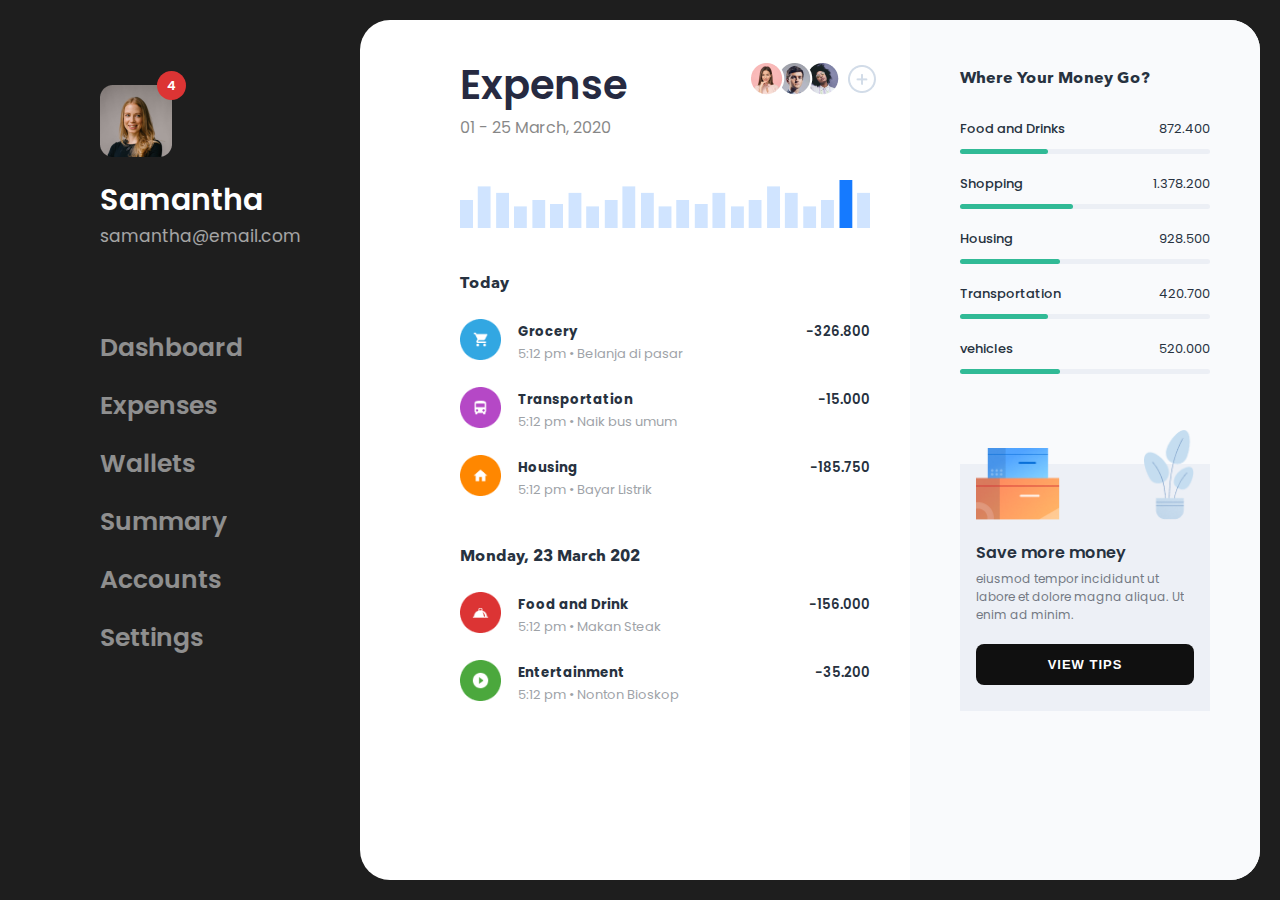
<file: Dashboard/index.html>
<!DOCTYPE html>
<html lang="en">
    <head>
        <meta charset="UTF-8" />
        <meta name="viewport" content="width=device-width, initial-scale=1.0" />
        <!-- Font CDN -->
        <link rel="preconnect" href="https://fonts.googleapis.com" />
        <link rel="preconnect" href="https://fonts.gstatic.com" crossorigin />
        <link
            href="https://fonts.googleapis.com/css2?family=Poppins:ital,wght@0,100;0,200;0,300;0,400;0,500;0,600;0,700;0,800;0,900;1,100;1,200;1,300;1,400;1,500;1,600;1,700;1,800;1,900&display=swap"
            rel="stylesheet"
        />

        <!-- custom stylesheet -->
        <link rel="stylesheet" href="./assets/css/main.css" />
        <link rel="stylesheet" href="./assets/css/style.css" />
        <title>Dashboard</title>
    </head>
    <body>
        <section class="main-wrapper">
            <!-- Sidebar Start-->
            <aside class="sidebar-wrapper">
                <div class="sidebar-container">
                    <div class="avatar-row">
                        <div class="avatar-card">
                            <img
                                src="./assets/media/Profile.png"
                                alt="avatar"
                            />
                            <span class="notify">4</span>
                        </div>
                        <div class="avatar-info">
                            <h2 class="username">Samantha</h2>
                            <p class="user-email">samantha@email.com</p>
                        </div>
                    </div>
                    <div class="navbar-row">
                        <ul class="sidebar-menu">
                            <li><a href="#" class="menu-link">Dashboard</a></li>
                            <li><a href="#" class="menu-link">Expenses</a></li>
                            <li><a href="#" class="menu-link">Wallets</a></li>
                            <li><a href="#" class="menu-link">Summary</a></li>
                            <li><a href="#" class="menu-link">Accounts</a></li>
                            <li><a href="#" class="menu-link">Settings</a></li>
                        </ul>
                    </div>
                </div>
            </aside>
            <!-- Content Start-->
            <div class="content-sec-wrapper">
                <div class="content-container">
                    <div class="content-left-col">
                        <!-- top row -->
                        <div class="top-row">
                            <div class="left-col">
                                <h3 class="title">expense</h3>
                                <p class="date">01 - 25 March, 2020</p>
                            </div>
                            <div class="right-col">
                                <img src="./assets/media/Users.png" alt="" />
                            </div>
                        </div>

                        <!-- chart row -->
                        <div class="chart-row">
                            <img src="./assets/media/Stats.png" alt="" />
                        </div>

                        <!-- today info row -->
                        <div class="today-row">
                            <h5 class="today-title">today</h5>
                            <!-- item01 -->
                            <div class="card">
                                <div class="left">
                                    <img
                                        src="./assets/media/icon1.png"
                                        alt=""
                                    />
                                </div>
                                <div class="right">
                                    <div class="top">
                                        <h5 class="name">Grocery</h5>
                                        <h5 class="value">-326.800</h5>
                                    </div>
                                    <p class="info">
                                        5:12 pm • Belanja di pasar
                                    </p>
                                </div>
                            </div>
                            <!-- item02 -->
                            <div class="card">
                                <div class="left">
                                    <img
                                        src="./assets/media/icon2.png"
                                        alt=""
                                    />
                                </div>
                                <div class="right">
                                    <div class="top">
                                        <h5 class="name">Transportation</h5>
                                        <h5 class="value">-15.000</h5>
                                    </div>
                                    <p class="info">5:12 pm • Naik bus umum</p>
                                </div>
                            </div>
                            <!-- item03 -->
                            <div class="card">
                                <div class="left">
                                    <img
                                        src="./assets/media/icon3.png"
                                        alt=""
                                    />
                                </div>
                                <div class="right">
                                    <div class="top">
                                        <h5 class="name">Housing</h5>
                                        <h5 class="value">-185.750</h5>
                                    </div>
                                    <p class="info">5:12 pm • Bayar Listrik</p>
                                </div>
                            </div>
                        </div>

                        <!-- Specific date row -->
                        <div class="today-row specific-date-row">
                            <h5 class="today-title">Monday, 23 March 202</h5>
                            <!-- item01 -->
                            <div class="card">
                                <div class="left">
                                    <img
                                        src="./assets/media/icon4.png"
                                        alt=""
                                    />
                                </div>
                                <div class="right">
                                    <div class="top">
                                        <h5 class="name">Food and Drink</h5>
                                        <h5 class="value">-156.000</h5>
                                    </div>
                                    <p class="info">5:12 pm • Makan Steak</p>
                                </div>
                            </div>
                            <!-- item02 -->
                            <div class="card">
                                <div class="left">
                                    <img
                                        src="./assets/media/icon5.png"
                                        alt=""
                                    />
                                </div>
                                <div class="right">
                                    <div class="top">
                                        <h5 class="name">Entertainment</h5>
                                        <h5 class="value">-35.200</h5>
                                    </div>
                                    <p class="info">5:12 pm • Nonton Bioskop</p>
                                </div>
                            </div>
                        </div>
                    </div>
                    <div class="content-right-col">
                        <!-- expense row -->
                        <div class="expense-row">
                            <h6 class="expense-title">Where your money go?</h6>
                            <!-- item-1 -->
                            <div class="expense-card">
                                <div class="top-row">
                                    <h6 class="name">Food and Drinks</h6>
                                    <h6 class="value">872.400</h6>
                                </div>
                                <div class="progress per-35"></div>
                            </div>
                            <!-- item-2 -->
                            <div class="expense-card">
                                <div class="top-row">
                                    <h6 class="name">Shopping</h6>
                                    <h6 class="value">1.378.200</h6>
                                </div>
                                <div class="progress per-45"></div>
                            </div>
                            <!-- item-3 -->
                            <div class="expense-card">
                                <div class="top-row">
                                    <h6 class="name">Housing</h6>
                                    <h6 class="value">928.500</h6>
                                </div>
                                <div class="progress per-40"></div>
                            </div>
                            <!-- item-4 -->
                            <div class="expense-card">
                                <div class="top-row">
                                    <h6 class="name">Transportation</h6>
                                    <h6 class="value">420.700</h6>
                                </div>
                                <div class="progress per-35"></div>
                            </div>
                            <!-- item-5 -->
                            <div class="expense-card">
                                <div class="top-row">
                                    <h6 class="name">vehicles</h6>
                                    <h6 class="value">520.000</h6>
                                </div>
                                <div class="progress per-40"></div>
                            </div>
                        </div>

                        <!-- saving card -->
                        <div class="saving-card">
                            <div class="img-row">
                                <img
                                    src="./assets/media/Illustrationbox.png"
                                    alt=""
                                    class="box"
                                />
                                <img
                                    src="./assets/media/Illustrationtree.png"
                                    alt=""
                                    class="floating"
                                />
                            </div>
                            <h5 class="title">Save more money</h5>
                            <p class="des">
                                eiusmod tempor incididunt ut labore et dolore
                                magna aliqua. Ut enim ad minim.
                            </p>
                            <button class="btn">view tips</button>
                            <!-- <img
                                src="./assets/media/Illustrationtree.png"
                                alt=""
                                class="floating"
                            /> -->
                        </div>
                    </div>
                </div>
            </div>
        </section>
    </body>
</html>
</file>
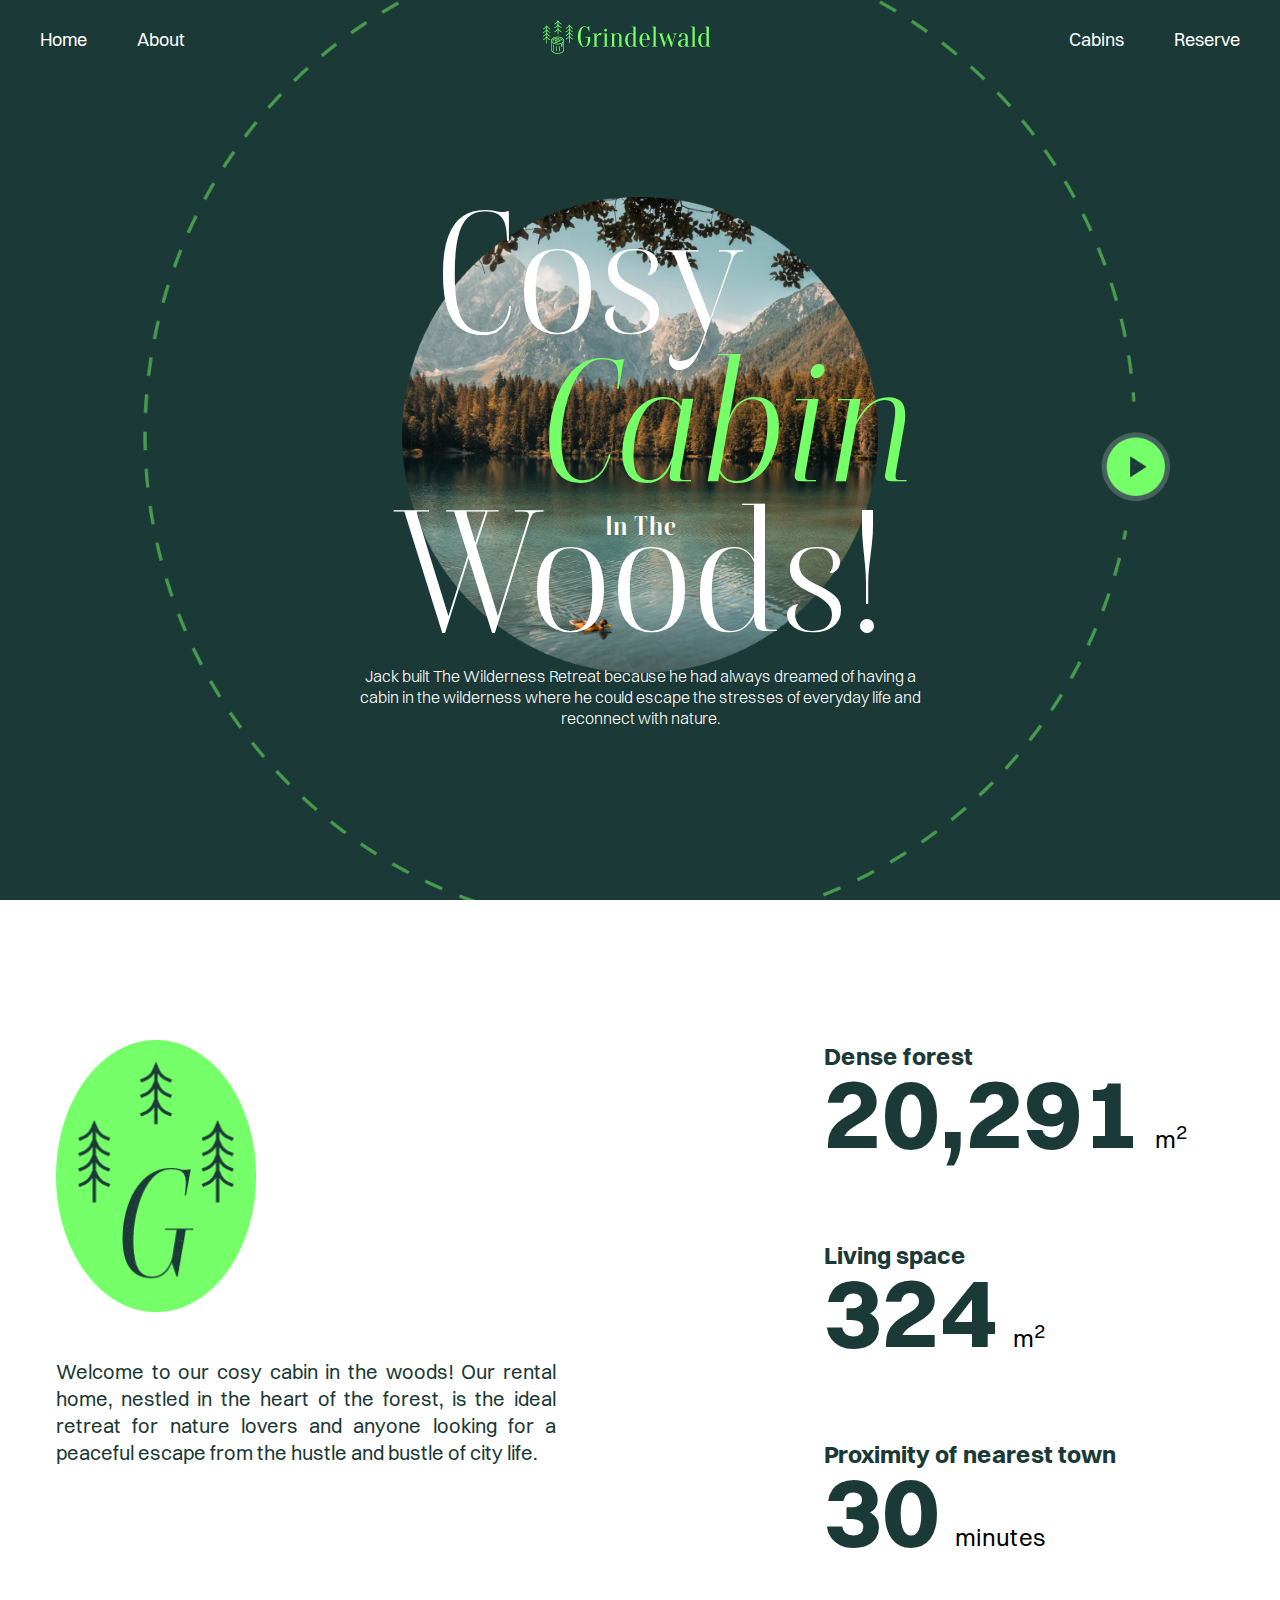
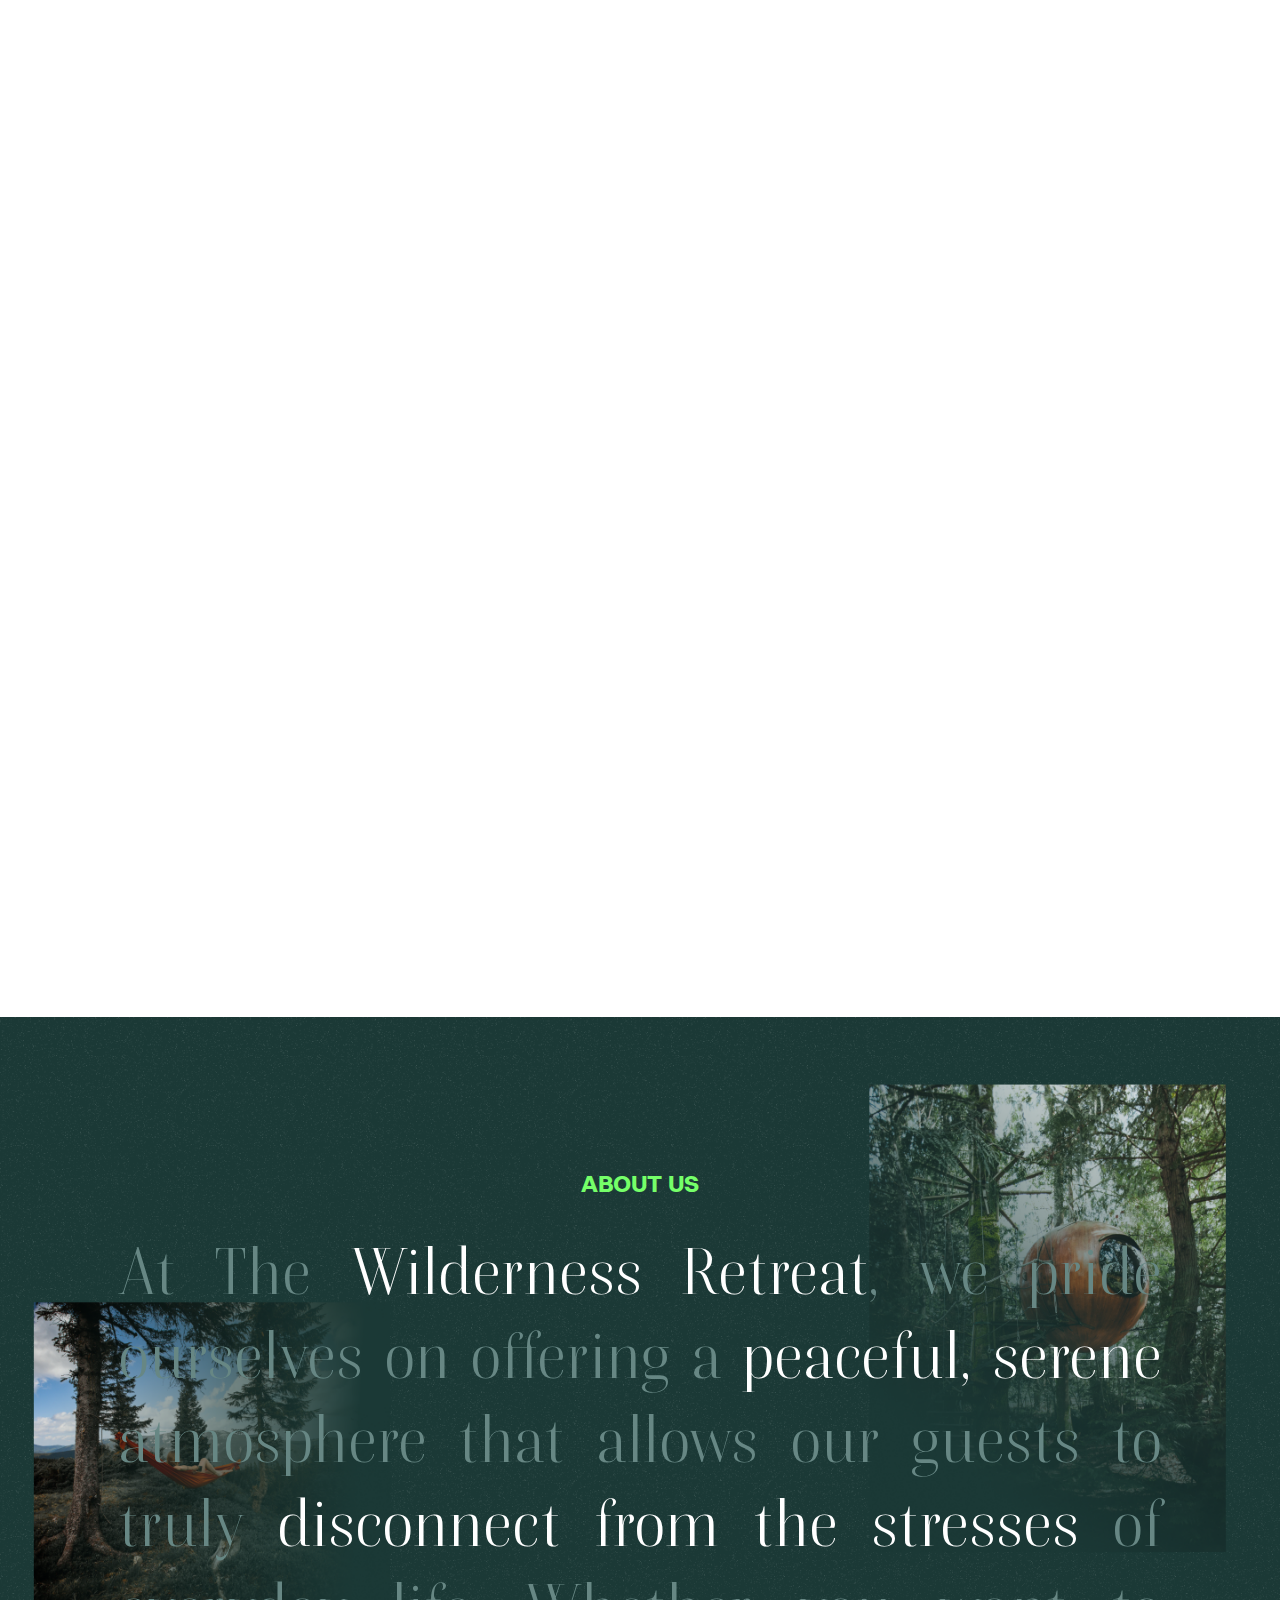
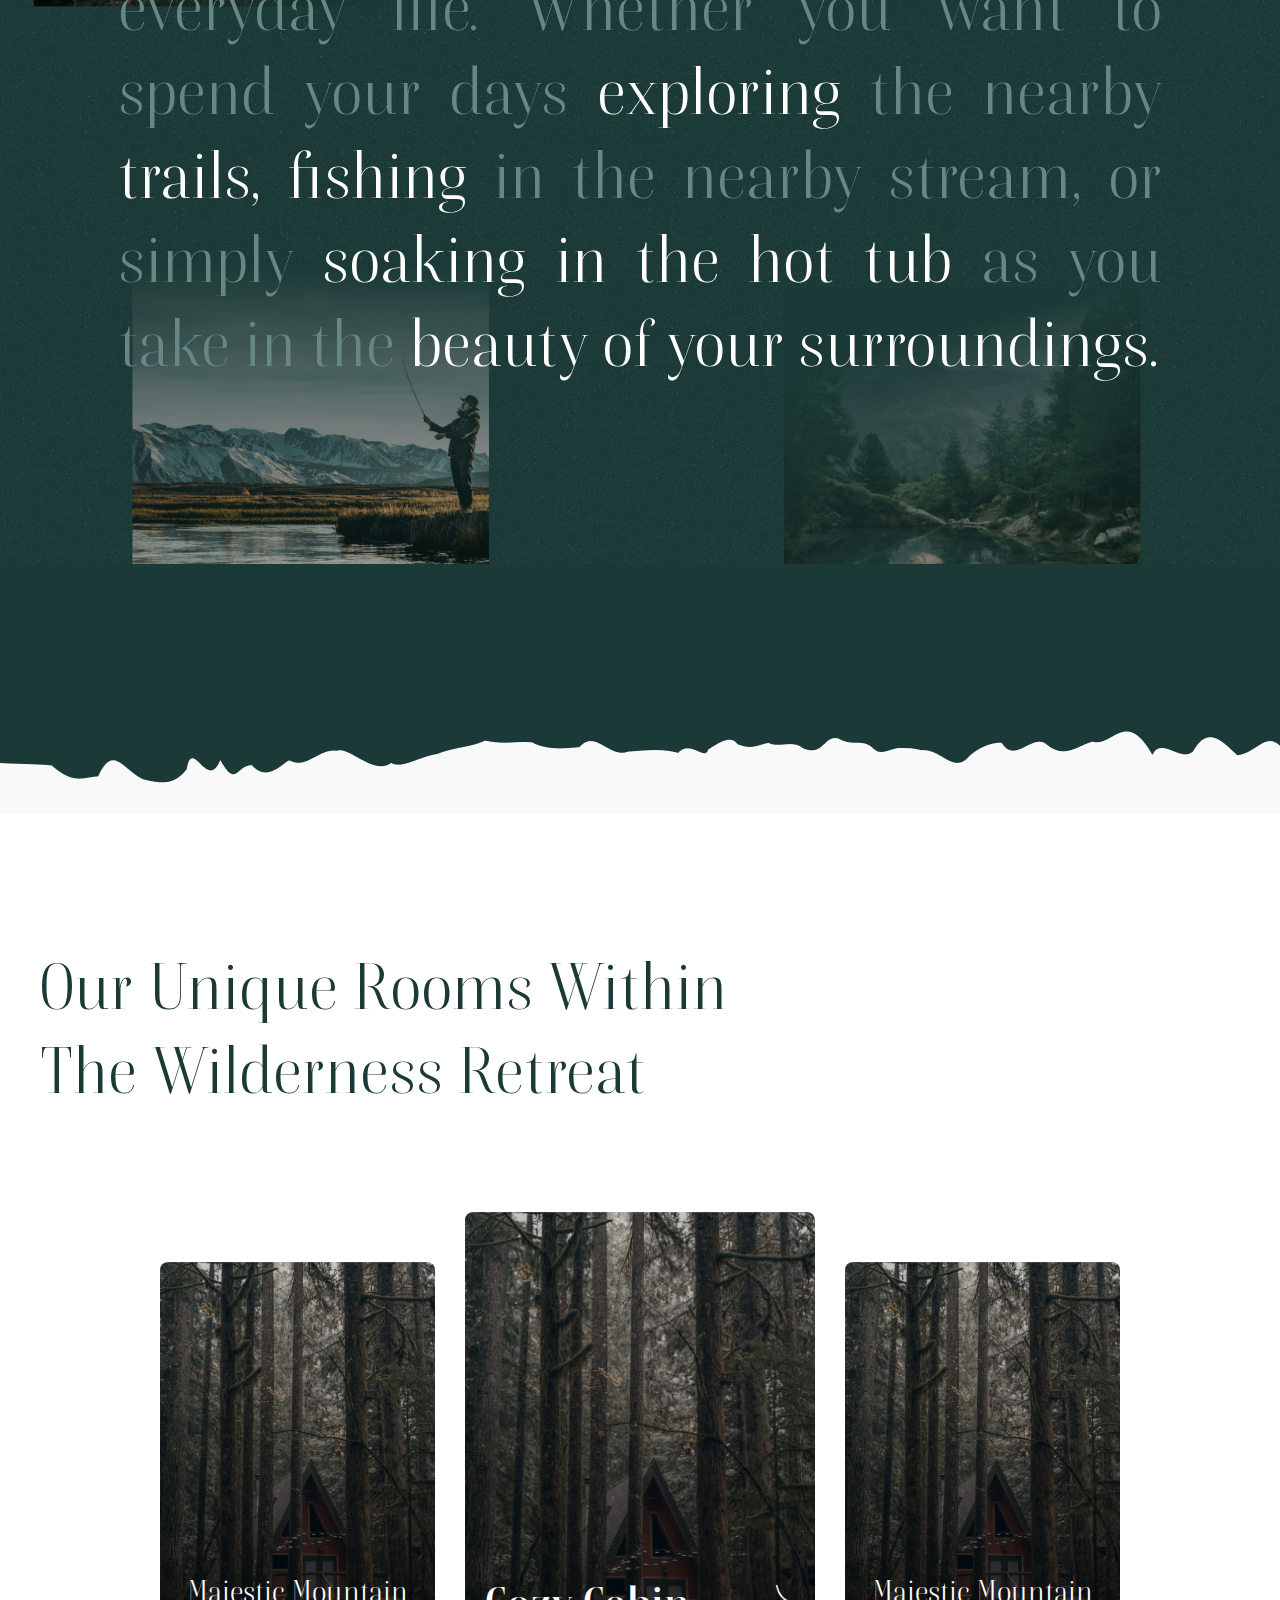
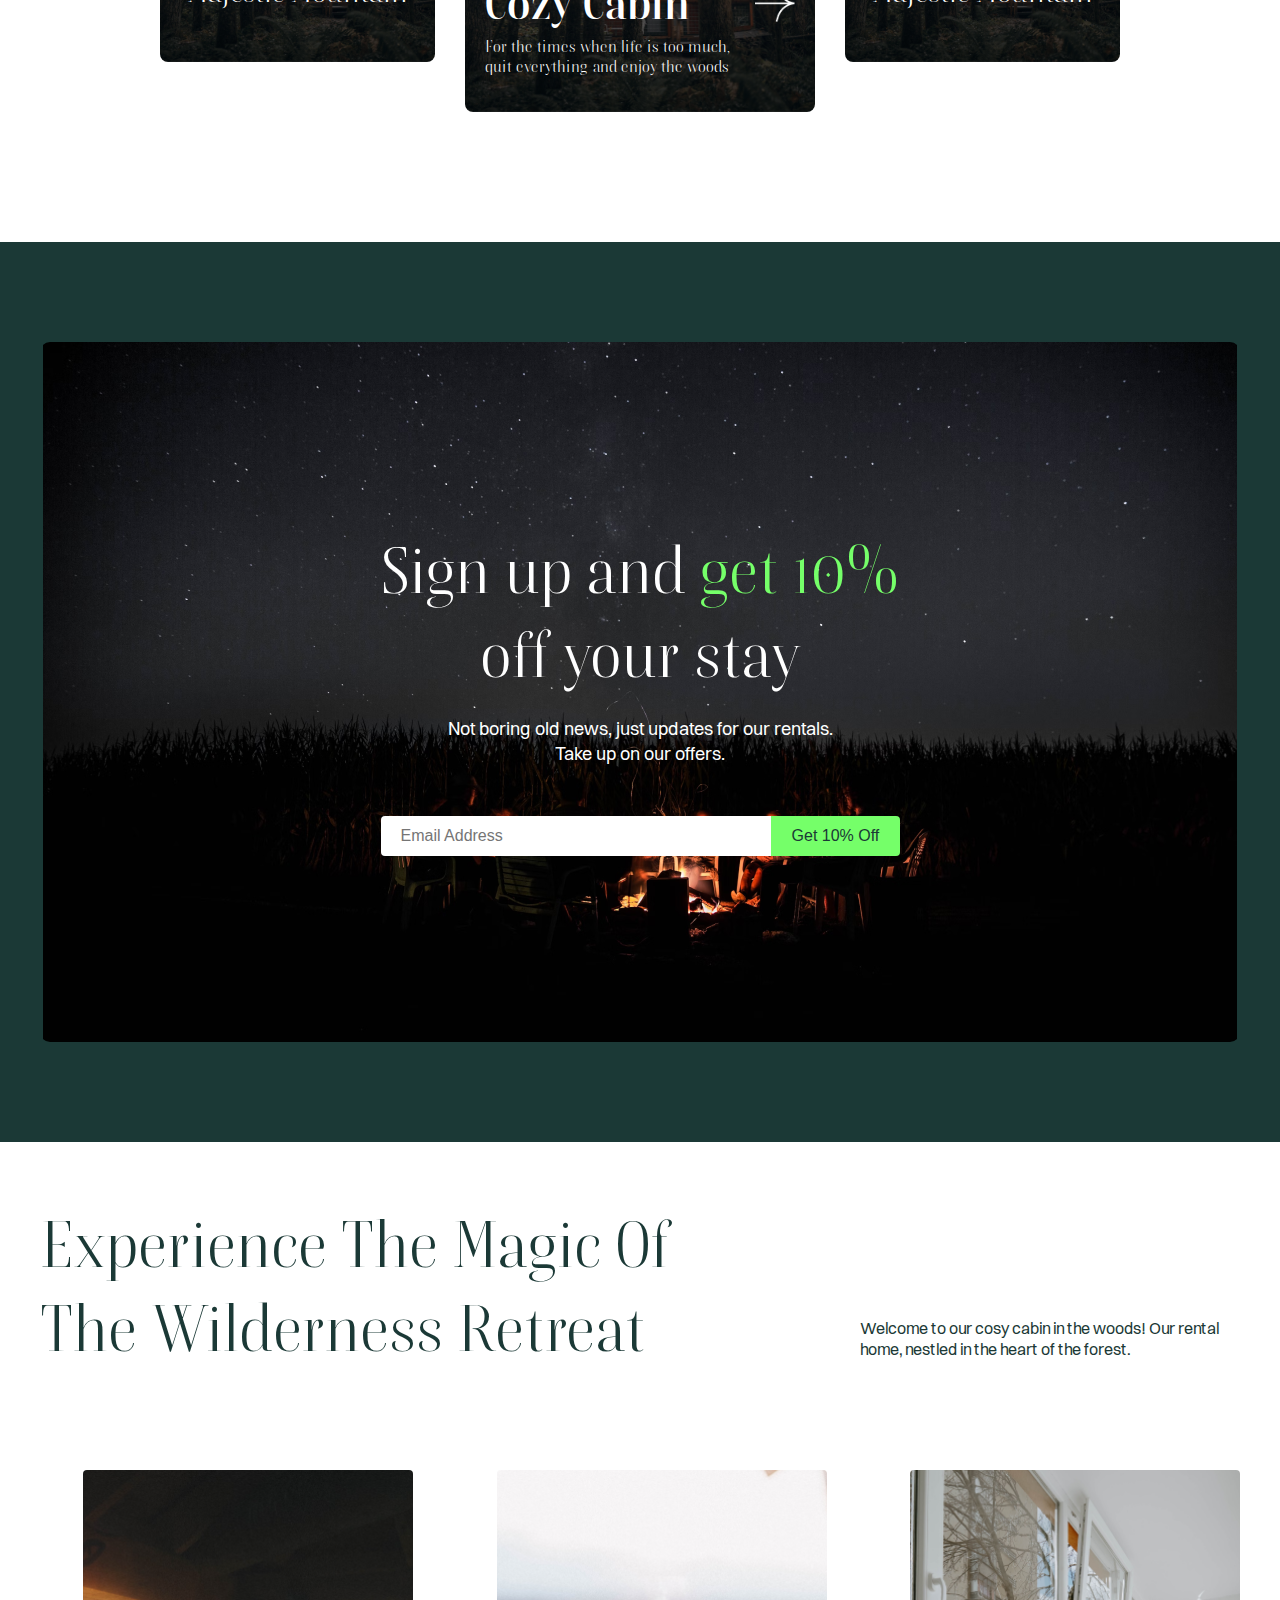
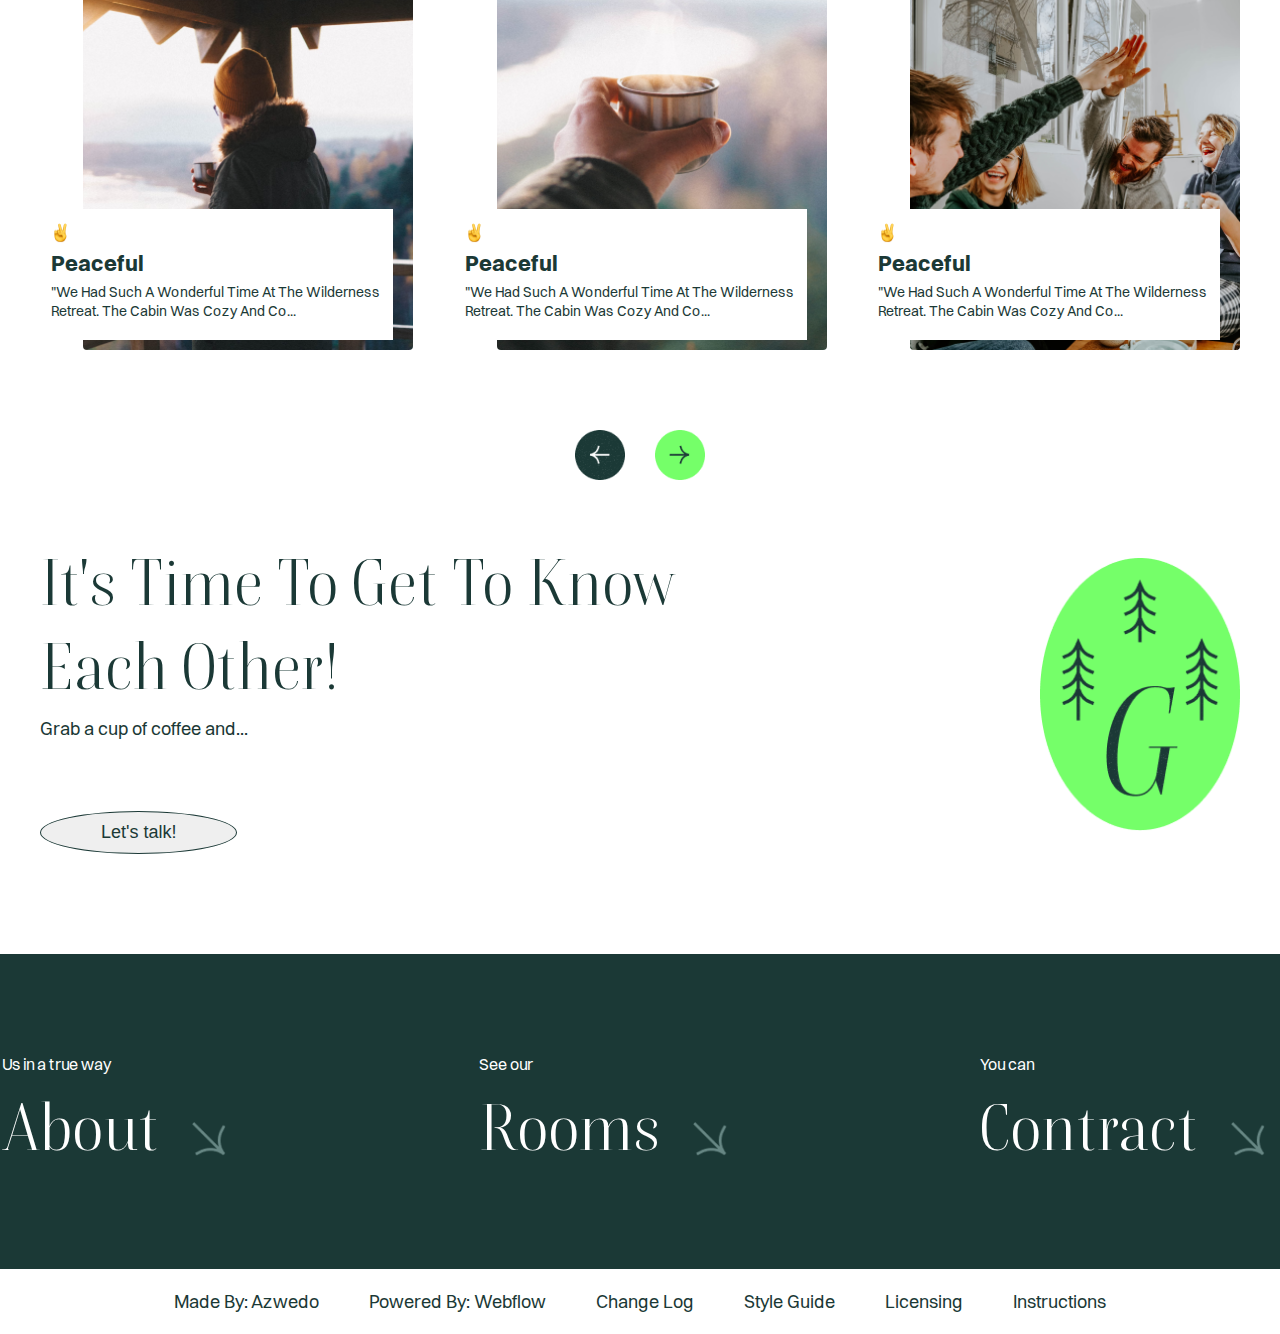
<file: LandingPage/index.html>
<!DOCTYPE html>
<html lang="en">
    <head>
        <meta charset="UTF-8" />
        <meta name="viewport" content="width=device-width, initial-scale=1.0" />
        <title>Document</title>

        <!-- Stylesheet -->
        <link rel="stylesheet" href="./assets/css/main.css" />
        <link rel="stylesheet" href="./assets/css/style.css" />
    </head>
    <body>
        <!-- 01. Header/Navbar start -->
        <div class="navbar flex-c-c">
            <nav class="navbar-container sec-container">
                <div class="nav-left">
                    <ul class="nav-menu">
                        <li><a href="" class="nav-link">home</a></li>
                        <li><a href="" class="nav-link">about</a></li>
                    </ul>
                </div>
                <div class="nav-center">
                    <a href="#" class="nav-brand">
                        <img src="./assets/media/Logo.png" alt="brand" />
                    </a>
                </div>
                <div class="nav-right">
                    <ul class="nav-menu">
                        <li><a href="" class="nav-link">cabins</a></li>
                        <li><a href="" class="nav-link">reserve</a></li>
                    </ul>
                </div>
            </nav>
        </div>

        <!-- 02. Hero Start -->
        <section class="hero">
            <div class="hero-container flex-c-c">
                <div class="hero-content">
                    <h3 class="hero-title first">Cosy</h3>
                    <h3 class="hero-title second">Cabin</h3>
                    <h3 class="hero-title third">In The</h3>
                    <h3 class="hero-title fourth">Woods!</h3>
                    <p class="des">
                        Jack built The Wilderness Retreat because he had always
                        dreamed of having a cabin in the wilderness where he
                        could escape the stresses of everyday life and reconnect
                        with nature.
                    </p>
                </div>
            </div>
        </section>

        <!-- 03. Information Start -->
        <section class="info-wrapper">
            <div class="info-container sec-container">
                <div class="info-left">
                    <img src="./assets/media/brand.png" alt="brand" />
                    <p class="des switzer-text">
                        Welcome to our cosy cabin in the woods! Our rental home,
                        nestled in the heart of the forest, is the ideal retreat
                        for nature lovers and anyone looking for a peaceful
                        escape from the hustle and bustle of city life.
                    </p>
                </div>
                <div class="info-right">
                    <div class="info-card">
                        <h5 class="title">Dense forest</h5>
                        <div class="value">
                            <span class="fancy">20,291</span>
                            m<sup>2</sup>
                        </div>
                    </div>
                    <div class="info-card">
                        <h5 class="title">Living space</h5>
                        <div class="value">
                            <span class="fancy">324</span>
                            m<sup>2</sup>
                        </div>
                    </div>
                    <div class="info-card">
                        <h5 class="title">Proximity of nearest town</h5>
                        <div class="value">
                            <span class="fancy">30</span>
                            minutes
                        </div>
                    </div>
                </div>
            </div>
        </section>

        <!-- 04.Placeholder -->
        <section class="place-holder"></section>

        <!-- 05. About us Start -->
        <section class="about-wrapper flex-c-c">
            <div class="about-container">
                <h3 class="sec-title">about us</h3>
                <p class="content boska-text">
                    At The <span class="fancy">Wilderness Retreat</span>, we
                    pride ourselves on offering a
                    <span class="fancy">peaceful, serene</span> atmosphere that
                    allows our guests to truly
                    <span class="fancy">disconnect from the stresses</span> of
                    everyday life. Whether you want to spend your days
                    <span class="fancy">exploring</span>
                    the nearby <span class="fancy">trails, fishing</span> in the
                    nearby stream, or simply
                    <span class="fancy">soaking in the hot tub</span> as you
                    take in the
                    <span class="fancy">beauty of your surroundings.</span>
                </p>
            </div>
        </section>

        <!-- 06. Divider -->
        <div class="sec-divider">
            <div class="shape"></div>
        </div>

        <!-- 07. Room Start -->
        <section class="room-wrapper">
            <h3 class="sec-title boska-text sec-container">
                Our unique rooms within <br />
                the wilderness retreat
            </h3>
            <div class="slider-container flex-c-c">
                <div class="slider-card first">
                    <h4 class="title">majestic mountain</h4>
                    <div class="overlay">
                        <div class="overlay-content">
                            <div class="left">
                                <h4 class="title">Cozy Cabin</h4>
                                <p class="des">
                                    For the times when life is too much, quit
                                    everything and enjoy the woods
                                </p>
                            </div>
                            <div class="right">
                                <a href="#"
                                    ><img
                                        src="./assets/media/arrow.png"
                                        alt="arrow"
                                /></a>
                            </div>
                        </div>
                    </div>
                </div>
                <div class="slider-card first active">
                    <h4 class="title">majestic mountain</h4>
                    <div class="overlay">
                        <div class="overlay-content">
                            <div class="left">
                                <h4 class="title">Cozy Cabin</h4>
                                <p class="des">
                                    For the times when life is too much, quit
                                    everything and enjoy the woods
                                </p>
                            </div>
                            <div class="right">
                                <a href="#"
                                    ><img
                                        src="./assets/media/arrow.png"
                                        alt="arrow"
                                /></a>
                            </div>
                        </div>
                    </div>
                </div>
                <div class="slider-card first">
                    <h4 class="title">majestic mountain</h4>
                    <div class="overlay">
                        <div class="overlay-content">
                            <div class="left">
                                <h4 class="title">Cozy Cabin</h4>
                                <p class="des">
                                    For the times when life is too much, quit
                                    everything and enjoy the woods
                                </p>
                            </div>
                            <div class="right">
                                <a href="#"
                                    ><img
                                        src="./assets/media/arrow.png"
                                        alt="arrow"
                                /></a>
                            </div>
                        </div>
                    </div>
                </div>
            </div>
        </section>

        <!-- 08. CTA start -->
        <section class="cta-wrapper flex-c-c">
            <div class="cta-container sec-container flex-c-c">
                <div class="cta-content">
                    <h3 class="sec-title boska-text">
                        Sign up and <span class="fancy">get 10% </span><br />off
                        your stay
                    </h3>
                    <p class="des switzer-text">
                        Not boring old news, just updates for our rentals.
                        <br />
                        Take up on our offers.
                    </p>
                    <form class="cta-form flex-c-c">
                        <input
                            type="text"
                            class="cta-input"
                            placeholder="Email Address"
                        />
                        <button class="cta-btn">Get 10% Off</button>
                    </form>
                </div>
            </div>
        </section>

        <!-- 09. Testimonial Start -->
        <section class="testimonial-wrapper flex-c-c">
            <div class="testimonial-container sec-container">
                <div class="sec-row">
                    <h4 class="sec-title boska-text">
                        Experience the Magic of <br />
                        The Wilderness Retreat
                    </h4>
                    <p class="des switzer-text">
                        Welcome to our cosy cabin in the woods! Our rental home,
                        nestled in the heart of the forest.
                    </p>
                </div>

                <!-- card row -->
                <div class="testimonial-card-row">
                    <div class="testimonial-card">
                        <div class="img-holder">
                            <img src="./assets/media/testimonial1.png" alt="" />
                        </div>
                        <div class="content">
                            <img
                                src="./assets/media/success.png"
                                alt=""
                                class="icon"
                            />
                            <div class="info">
                                <h6 class="title">peaceful</h6>
                                <p class="des">
                                    "We had such a wonderful time at The
                                    Wilderness Retreat. The cabin was cozy and
                                    co...
                                </p>
                            </div>
                        </div>
                    </div>
                    <div class="testimonial-card">
                        <div class="img-holder">
                            <img src="./assets/media/testimonial2.png" alt="" />
                        </div>
                        <div class="content">
                            <img
                                src="./assets/media/success.png"
                                alt=""
                                class="icon"
                            />
                            <div class="info">
                                <h6 class="title">peaceful</h6>
                                <p class="des">
                                    "We had such a wonderful time at The
                                    Wilderness Retreat. The cabin was cozy and
                                    co...
                                </p>
                            </div>
                        </div>
                    </div>
                    <div class="testimonial-card">
                        <div class="img-holder">
                            <img src="./assets/media/testimonial3.png" alt="" />
                        </div>
                        <div class="content">
                            <img
                                src="./assets/media/success.png"
                                alt=""
                                class="icon"
                            />
                            <div class="info">
                                <h6 class="title">peaceful</h6>
                                <p class="des">
                                    "We had such a wonderful time at The
                                    Wilderness Retreat. The cabin was cozy and
                                    co...
                                </p>
                            </div>
                        </div>
                    </div>
                </div>
                <!-- controller -->
                <div class="testimonial-controllers flex-c-c">
                    <img src="./assets/media/leftArrow.png" alt="" />
                    <img src="./assets/media/rightArrow.png" alt="" />
                </div>
            </div>
        </section>

        <!-- 10. Contact Start -->
        <section class="contact-wrapper">
            <div class="contact-container sec-container">
                <div class="contact-left">
                    <h3 class="title boska-text">
                        it's time to get to know <br />
                        each other!
                    </h3>
                    <p class="des">Grab a cup of coffee and...</p>
                    <button class="btn">Let's talk!</button>
                </div>
                <div class="contact-right">
                    <img src="./assets/media/brand.png" alt="" />
                </div>
            </div>
        </section>

        <!-- 11. Quick-link Starts -->
        <section class="share-wrapper flex-c-c">
            <div class="share-container">
                <!-- card -->
                <div class="share-card">
                    <p class="subtitle">Us in a true way</p>
                    <div class="row">
                        <h4 class="title boska-text">About</h4>
                        <img src="./assets/media/normalArrow.png" alt="" />
                    </div>
                    <!-- overlay -->
                    <div class="share-overlay">
                        <h4 class="title boska-text">About</h4>
                        <p class="subtitle">Us in a true way</p>
                        <img src="./assets/media/normalArrow.png" alt="" />
                    </div>
                </div>
                <!-- card -->
                <div class="share-card">
                    <p class="subtitle">See our</p>
                    <div class="row">
                        <h4 class="title boska-text">Rooms</h4>
                        <img src="./assets/media/normalArrow.png" alt="" />
                    </div>
                    <!-- overlay -->
                    <div class="share-overlay">
                        <h4 class="title boska-text">Rooms</h4>
                        <p class="subtitle">See our</p>
                        <img src="./assets/media/normalArrow.png" alt="" />
                    </div>
                </div>
                <!-- card -->
                <div class="share-card">
                    <p class="subtitle">You can</p>
                    <div class="row">
                        <h4 class="title boska-text">Contract</h4>
                        <img src="./assets/media/normalArrow.png" alt="" />
                    </div>
                    <!-- overlay -->
                    <div class="share-overlay">
                        <h4 class="title boska-text">Contrct</h4>
                        <p class="subtitle">You can</p>
                        <img src="./assets/media/normalArrow.png" alt="" />
                    </div>
                </div>
            </div>
        </section>

        <!-- 12. Footer Start -->
        <footer class="footer-wrapper">
            <div class="footer-container flex-c-c">
                <ul class="footer-menu flex-c-c">
                    <li><a href="#" class="footer-link">Made by: Azwedo</a></li>
                    <li>
                        <a href="#" class="footer-link">Powered by: Webflow</a>
                    </li>
                    <li><a href="#" class="footer-link">Change Log</a></li>
                    <li><a href="#" class="footer-link">Style Guide</a></li>
                    <li><a href="#" class="footer-link">Licensing</a></li>
                    <li><a href="#" class="footer-link">Instructions</a></li>
                </ul>
            </div>
        </footer>
    </body>
</html>
</file>
<file: Dashboard/assets/css/main.css>
/* Loading Fonts */
@font-face {
    font-family: "avenir";
    src: url("../fonts/AvenirNextLTPro-Regular.ttf") format("truetype");
}
@font-face {
    font-family: "avenir";
    src: url("../fonts/AvenirNextLTPro-Bold.ttf") format("truetype");
    font-style: bold;
}

/* ======================
    Neutrialized Code
=========================*/
* {
    margin: 0;
    padding: 0;
    box-sizing: border-box;
}

/* =======================
    Variable Setup
==========================*/
:root {
    --font-poppins: "Poppins", sans-serif;
    --primary-clr: #273240;
    --secondary-clr: #262a41;
    --accent-clr: #101010;
    --neutral-clr: #404852;
    --bg-clr: #1e1e1e;
    --white-clr: #fff;
    --black-clr: #000;
}

/* ===================
    Common Styles
=======================*/
body {
    font-family: var(--font-poppins);
    font-size: 16px;
    background-color: var(--bg-clr);
    color: var(--white-clr);
    transition: all 0.3s linear;
}
.main-wrapper {
    display: grid;
    grid-template-columns: minmax(auto, 340px) 1fr;
    justify-content: center;
    padding: 20px;
    width: 100%;
    height: 100vh;
}

.main-wrapper .sidebar-wrapper {
    width: 100%;
    padding: 65px 80px 0;
}

.main-wrapper .content-sec-wrapper {
    background-color: var(--white-clr);
    color: var(--black-clr);
    border-radius: 30px;
}
</file>
<file: Dashboard/assets/css/style.css>
/* ======================
00. Indexing
-------------------------
1. Sidebar 
2. Main Content
    2.1 Left Content
    2.2 Right Content

========================*/

/* ==================
1. Sidebar start
=====================*/

/* Avatar */
.avatar-row .avatar-card {
    width: 72px;
    height: 72px;
    position: relative;
}
.avatar-row .avatar-card > img {
    width: 100%;
    object-fit: cover;
}
.avatar-row .avatar-card .notify {
    background-color: #dc3434;
    color: var(--white-clr);
    width: 29px;
    height: 29px;
    display: inline-flex;
    justify-content: center;
    align-items: center;
    border-radius: 50%;
    font-size: 13px;
    font-weight: 600;
    position: absolute;
    top: -14px;
    right: -14px;
}
.avatar-row .avatar-info .username {
    color: var(--white-clr);
    font-size: 30px;
    font-weight: 600;
    text-transform: capitalize;
    margin-top: 20px;
}
.avatar-row .avatar-info .user-email {
    color: var(--white-clr);
    font-size: 17px;
    font-weight: 400;
    opacity: 60%;
}

/* Sidebar Menu */
.navbar-row .sidebar-menu {
    display: flex;
    flex-direction: column;
    list-style: none;
    margin-top: 80px;
}
.navbar-row .sidebar-menu .menu-link {
    display: inline-block;
    text-decoration: none;
    color: var(--white-clr);
    font-size: 25px;
    font-weight: 600;
    text-transform: capitalize;
    opacity: 50%;
    margin-bottom: 20px;
}

.navbar-row .sidebar-menu .menu-link:hover {
    opacity: 100%;
}

/* =========================
2.0 Main Content  Part start
===========================*/
.content-sec-wrapper .content-container {
    display: grid;
    grid-template-columns: 510px 350px;
    justify-content: space-between;
    height: 100%;
}
.content-container .content-left-col {
    padding: 40px 0 40px 100px;
    height: 100%;
}
.content-container .content-right-col {
    background-color: #f9fafc;
    border-radius: 0 30px 30px 0;
    padding: 50px 50px 45px 50px;
    /* padding: 70px 50px 60px 50px; */
    height: 100%;
}

/* =========================
2.1 Content  Left Part start
===========================*/

/* top row  */
.content-left-col .top-row {
    display: grid;
    grid-template-columns: 1fr 122px;
    justify-content: space-between;
}
.content-left-col .top-row .left-col > .title {
    font-weight: 600;
    font-size: 40px;
    text-transform: capitalize;
    color: var(--secondary-clr);
    line-height: 50px;
    margin-bottom: 5px;
}
.content-left-col .top-row .left-col > .date {
    font-weight: 400;
    font-size: 16px;
    opacity: 50%;
    color: var(--accent-clr);
}

/* chart row */
.content-left-col .chart-row > img {
    width: 100%;
    margin: 40px 0;
}

/* today row */
.content-left-col .today-row > .card {
    display: flex;
    align-items: center;
    margin-bottom: 20px;
}
.content-left-col .today-row > .card:last-child {
    margin-bottom: 0;
}
.content-left-col .today-row > .card .left {
    width: 48px;
    height: 48px;
    margin-right: 17px;
}
.content-left-col .today-row > .today-title {
    font-family: avenir;
    font-size: 16px;
    font-weight: 400;
    color: var(--primary-clr);
    margin-bottom: 2px;
    text-transform: capitalize;
    margin-bottom: 25px;
}
.content-left-col .today-row > .card .left > img {
    width: 100%;
    object-fit: cover;
}
.content-left-col .today-row > .card .right {
    width: 100%;
}
.content-left-col .today-row > .card .right .top {
    display: flex;
    justify-content: space-between;
    align-items: center;
    font-size: 16px;
    font-weight: 500;
    color: var(--primary-clr);
    margin-bottom: 2px;
}
.content-left-col .today-row > .card .right .top > .value {
    font-weight: 600;
}
.content-left-col .today-row > .card .right > .info {
    font-size: 13px;
    font-weight: 400;
    opacity: 50%;
    color: var(--neutral-clr);
}

/* Specific date row */
.specific-date-row {
    margin-top: 45px;
}

/* =========================
2.2 Content Right Part start
===========================*/
.content-right-col .expense-row .expense-title {
    font-family: avenir;
    font-size: 16px;
    font-weight: 400;
    color: var(--primary-clr);
    text-transform: capitalize;
    margin-bottom: 30px;
}

.content-right-col .expense-card {
    margin-bottom: 20px;
}
.content-right-col .expense-card:last-child {
    margin-bottom: 0px;
}
.content-right-col .expense-card > .top-row {
    display: flex;
    justify-content: space-between;
    align-items: center;
    margin-bottom: 10px;
}
.content-right-col .expense-card > .top-row > h6 {
    font-weight: 500;
    font-size: 13px;
    color: var(--primary-clr);
}
.content-right-col .expense-card > .top-row > h6.value {
    font-weight: 400;
}
.content-right-col .expense-card .progress {
    width: 100%;
    height: 5px;
    background-color: #eceff5;
    border-radius: 5px;
    position: relative;
}
.content-right-col .expense-card .progress {
    width: 100%;
    height: 5px;
    background-color: #eceff5;
    border-radius: 5px;
    position: relative;
}
.content-right-col .expense-card .progress:after {
    content: "";
    position: absolute;
    top: 0;
    bottom: 0;
    left: 0;
    background-color: #31ba96;
    border-radius: 5px;
    z-index: 1;
}
.content-right-col .expense-card .progress.per-45:after {
    width: 45%;
}
.content-right-col .expense-card .progress.per-40:after {
    width: 40%;
}
.content-right-col .expense-card .progress.per-35:after {
    width: 35%;
}

/* saveing card */
.saving-card {
    margin-top: 90px;
    position: relative;
    background-color: #edf0f6;
    padding: 16px;
}

.saving-card .img-row {
    display: flex;
    justify-content: space-between;
    align-items: flex-end;
    margin-top: -50px;
}

.saving-card .box {
    width: 84px;
    height: 72px;
    object-fit: cover;
}
.saving-card .floating {
    width: 50px;
    height: 90px;
}
.saving-card > .title {
    margin-top: 20px;
    margin-bottom: 5px;
    font-size: 16px;
    font-weight: 600;
    color: var(--primary-clr);
}
.saving-card > .des {
    font-size: 12px;
    font-weight: 400;
    opacity: 70%;
    color: var(--neutral-clr);
}
.saving-card > .btn {
    width: 100%;
    padding: 13px 0;
    text-align: center;
    text-transform: uppercase;
    font-size: 13px;
    font-weight: 600;
    color: var(--white-clr);
    background-color: var(--accent-clr);
    border: none;
    outline: none;
    border-radius: 8px;
    margin-top: 20px;
    margin-bottom: 10px;
    letter-spacing: 1px;
    cursor: pointer;
}
</file>
<file: LandingPage/assets/css/main.css>
/* Loading Fonts */
@font-face {
    font-family: "boska";
    src: url("../fonts/Boska-Variable.ttf") format("truetype");
}
@font-face {
    font-family: "boska";
    src: url("../fonts/Boska-VariableItalic.ttf") format("truetype");
    font-style: italic;
}
@font-face {
    font-family: "switzer";
    src: url("../fonts/Switzer-Variable.ttf") format("truetype");
}
@font-face {
    font-family: "switzer";
    src: url("../fonts/Switzer-VariableItalic.ttf") format("truetype");
    font-style: italic;
}

/* ==================
    Global variables
=====================*/
:root {
    --white-clr: #fff;
    --black-clr: #000;
    --primary-clr: #1b3936;
    --secondary-clr: #75ff69;
    --accent-clr: #678784;
}

/* ==================
    Common Styles
=====================*/
* {
    margin: 0;
    padding: 0;
    box-sizing: border-box;
    transition: all 0.3s linear;
}

a {
    text-decoration: none;
}

body {
    font-family: switzer, sans-serif;
    font-weight: 400;
}

.sec-container {
    width: 100%;
    max-width: 1200px;
}
.boska-text {
    font-family: boska, sans-serif;
    font-size: 65px;
    font-weight: 400;
}
.switzer-text {
    font-family: switzer, sans-serif;
    font-weight: 400;
}
.flex-c-c {
    display: flex;
    justify-content: center;
    align-items: center;
}
</file>
<file: LandingPage/assets/css/style.css>
/* ==================
00. Index
--------------------
01. Navbar 
02. Hero 
03. Information
04. Placeholder
05. About Us
06. Section Divider
07. Room
08. CTA
09. Testimonial
10. Contact
11. Quick links
12. Footer

=====================*/

/* ========================
    01. Navbar Start
===========================*/

.navbar {
    background-color: transparent;
    position: absolute;
    top: 0;
    left: 0;
    right: 0;
}
.navbar .navbar-container {
    padding: 20px 0;
    display: flex;
    justify-content: space-between;
    align-items: center;
}

.nav-center .nav-brand {
    display: inline-block;
}
.nav-center .nav-brand > img {
    object-fit: cover;
}
.navbar-container .nav-menu {
    display: flex;
    align-items: center;
    list-style: none;
}

.navbar-container .nav-menu .nav-link {
    color: var(--white-clr);
    font-size: 18px;
    font-weight: 400;
    font-family: switzer;
    text-transform: capitalize;
}

.navbar-container .nav-left .nav-menu .nav-link:first-child {
    margin-right: 50px;
}
.navbar-container .nav-right .nav-menu .nav-link:last-child {
    margin-left: 50px;
}

/* ========================
    02. Hero Start
===========================*/

.hero {
    width: 100%;
    height: 100vh;
    background: url("../media/heroBG.png") no-repeat center center, #1b3936;
    background-size: contain;
}

.hero .hero-container {
    width: 100%;
    height: 100%;
}

.hero-container .hero-title {
    font-family: boska, sans-serif;
    font-size: 170px;
    font-weight: 400;
    color: var(--white-clr);
    text-align: center;
}

.hero-title.first {
    margin-top: 20px;
    margin-right: 100px;
    line-height: 165px;
}
.hero-title.second {
    margin-left: 180px;
    color: var(--secondary-clr);
    font-weight: normal;
    font-style: italic;
    line-height: 130px;
}
.hero-title.third {
    font-weight: bold;
    font-size: 25px;
    text-align: center;
    line-height: 80px;
}
.hero-title.fourth {
    text-align: center;
    line-height: 10px;
}

.hero-container .hero-content > .des {
    width: 100%;
    max-width: 570px;
    font-size: 16px;
    font-family: switzer, sans-serif;
    font-weight: 300;
    color: var(--white-clr);
    text-align: center;
    margin-top: 90px;
}

/* ========================
    03. Information Start
===========================*/
.info-wrapper {
    display: flex;
    justify-content: center;
    padding: 100px 0;
}
.info-wrapper .info-container {
    padding: 40px 16px;
    display: grid;
    grid-template-columns: minmax(auto, 500px) minmax(auto, 400px);
    justify-content: space-between;
}
.info-container .info-left > img {
    width: 200px;
    margin-bottom: 40px;
}
.info-container .info-left > .des {
    width: 100%;
    max-width: 600px;
    color: var(--primary-clr);
    font-size: 20px;
    text-align: justify;
}

.info-container .info-right .info-card {
    margin-bottom: 60px;
}
.info-container .info-right .info-card:last-child {
    margin-bottom: 0px;
}

.info-container .info-right .info-card > .title {
    font-size: 24px;
    color: var(--primary-clr);
}
.info-container .info-right .info-card > .value {
    font-size: 24px;
    line-height: 80px;
}
.info-container .info-right .info-card > .value > .fancy {
    font-size: 100px;
    font-weight: bold;
    color: var(--primary-clr);
    margin-right: 10px;
}

/* ========================
    04. Placeholder Start
===========================*/
.place-holder {
    width: 100%;
    height: 100vh;
    background-image: url("../media/placeholder.png");
    background-attachment: fixed;
}

/* ========================
    05. About us Start
===========================*/
.about-wrapper {
    min-height: 100vh;
    background: url("../media/AboutBG.png");
    background-size: cover;
}
.about-wrapper .about-container {
    width: 100%;
    max-width: 1084px;
    padding: 150px 20px;
}
.about-container > .sec-title {
    font-size: 24px;
    color: var(--secondary-clr);
    text-align: center;
    text-transform: uppercase;
    margin-bottom: 30px;
}
.about-container > .content {
    color: var(--accent-clr);
    text-align: justify;
    margin-bottom: 30px;
}
.about-container > .content > .fancy {
    color: var(--white-clr);
}

/* ========================
    06. Section Divider Start
===========================*/

.sec-divider {
    width: 100%;
    height: 250px;
    background-color: var(--primary-clr);
    position: relative;
    margin-top: -1px;
}
.sec-divider > .shape {
    width: 100%;
    height: 113px;
    background: url("../media/divider.png"), var(--primary-clr);
    background-size: cover;
    position: absolute;
    bottom: 0;
    left: 0;
    right: 0;
}

/* ========================
    07. Room Start
===========================*/
.room-wrapper {
    width: 100%;
    background-color: var(--white-clr);
    padding: 130px 20px;
}

.room-wrapper > .sec-title {
    color: var(--primary-clr);
    text-transform: capitalize;
    margin: 0 auto;
    margin-bottom: 100px;
}

.slider-container {
    gap: 30px;
}
.slider-container .slider-card {
    width: 275px;
    height: 400px;
    position: relative;
    transition: all 0.3s linear;
    overflow: hidden;
    border-radius: 8px;
}

.slider-container .slider-card.first {
    background: linear-gradient(
            to top,
            rgba(0, 0, 0, 0.6),
            rgba(0, 0, 0, 0.001)
        ),
        url("../media/room.png");
    background-size: cover;
}

.slider-card > .title {
    font-family: boska;
    font-weight: 400;
    font-size: 30px;
    text-transform: capitalize;
    text-align: center;
    color: var(--white-clr);
    position: absolute;
    bottom: 50px;
    left: 0;
    right: 0;
    transition: all 0.3s linear;
}

.slider-card > .overlay {
    z-index: 1;
    position: absolute;
    left: 0;
    right: 0;
    top: 0;
    bottom: 0;
    display: flex;
    justify-content: center;
    align-items: flex-end;
    transform: translateY(100%);
    transition: all 0.3s linear;
}
.slider-card > .overlay .overlay-content {
    display: grid;
    grid-template-columns: 1fr 40px;
    justify-content: space-between;
    gap: 20px;
    padding: 0 20px 20px;
}
.slider-card > .overlay .overlay-content .left .title {
    font-family: boska;
    font-weight: 600;
    font-size: 45px;
    text-transform: capitalize;
    color: var(--white-clr);
}
.slider-card > .overlay .overlay-content .left .des {
    font-family: boska;
    font-weight: 400;
    font-size: 16px;
    color: var(--white-clr);
    margin-top: 5px;
    margin-bottom: 15px;
}
.slider-card > .overlay .overlay-content .right > a > img {
    width: 100%;
    margin-top: 10px;
}

.slider-container .slider-card.active {
    width: 350px;
    height: 500px;
}
.slider-container .slider-card.active > .title {
    opacity: 0;
}
.slider-container .slider-card.active > .overlay {
    transform: translateY(0);
}
/* 
.slider-container .slider-card:hover {
    width: 350px;
    height: 500px;
}
.slider-container .slider-card:hover > .title {
    opacity: 0;
}
.slider-container .slider-card:hover > .overlay {
    transform: translateY(0);
} */

/* ========================
    08. CTA Start
===========================*/
.cta-wrapper {
    padding: 100px 0;
    background-color: var(--primary-clr);
}

.cta-wrapper .cta-container {
    min-height: 700px;
    background: url("../media/cta.png") no-repeat center center;
    border-radius: 10px;
}

.cta-container .cta-content > .sec-title {
    text-align: center;
    color: var(--white-clr);
    margin-bottom: 20px;
}
.cta-container .cta-content > .sec-title > .fancy {
    color: var(--secondary-clr);
}
.cta-container .cta-content > .des {
    font-size: 18px;
    text-align: center;
    color: var(--white-clr);
    margin-bottom: 50px;
}
.cta-container .cta-form {
    width: 100%;
    max-width: 570px;
}
.cta-container .cta-form .cta-input {
    border: none;
    outline: none;
    background-color: var(--white-clr);
    font-size: 16px;
    padding: 11px 20px;
    width: 100%;
    border-radius: 4px 0 0 4px;
}

.cta-container .cta-form .cta-btn {
    border: none;
    outline: none;
    background-color: var(--secondary-clr);
    color: var(--primary-clr);
    font-size: 16px;
    font-weight: 500;
    border-radius: 0 4px 4px 0;
    width: 175px;
    padding: 11px 0;
    cursor: pointer;
}

/* ========================
    09. Testimonial Start
===========================*/
.testimonial-wrapper {
    padding: 60px 0px;
}
.testimonial-wrapper .testimonial-container {
}

.testimonial-container .sec-row {
    display: flex;
    justify-content: space-between;
    align-items: flex-end;
}

.testimonial-container .sec-row > .sec-title {
    color: var(--primary-clr);
    text-transform: capitalize;
}

.testimonial-container .sec-row > .des {
    font-size: 16px;
    color: var(--primary-clr);
    width: 100%;
    max-width: 380px;
    margin-bottom: 10px;
}
.testimonial-card-row {
    display: grid;
    grid-template-columns: repeat(3, minmax(auto, 450px));
    gap: 40px;
    justify-content: center;
    margin-top: 100px;
}
.testimonial-card {
    height: 480px;
    position: relative;
}
.testimonial-card .img-holder {
    width: 330px;
    height: 100%;
    position: absolute;
    right: 0;
    top: 0;
    bottom: 0;
}
.testimonial-card .img-holder > img {
    width: 100%;
    height: 480px;
    object-fit: cover;
    border-radius: 4px;
}
.testimonial-card .content {
    width: 350px;
    padding: 14px 8px;
    background-color: var(--white-clr);
    position: absolute;
    bottom: 10px;
    right: 20px;
}
.testimonial-card .content > .icon {
    width: 20px;
    height: 20px;
}
.testimonial-card .content > .info > .title {
    font-size: 22px;
    color: var(--primary-clr);
    text-transform: capitalize;
    margin-bottom: 5px;
}
.testimonial-card .content > .info > .des {
    font-size: 14px;
    color: var(--primary-clr);
    text-transform: capitalize;
    margin-bottom: 5px;
}
.testimonial-container .testimonial-controllers {
    gap: 30px;
    margin-top: 80px;
}
.testimonial-container .testimonial-controllers > img {
    width: 50px;
    height: 50px;
    cursor: pointer;
}

/* ========================
    10. Contact Start
===========================*/
.contact-wrapper {
    display: flex;
    justify-content: center;
    margin-bottom: 100px;
}
.contact-wrapper .contact-container {
    display: flex;
    justify-content: space-between;
    align-items: center;
    gap: 100px;
}
.contact-container .contact-left > .title {
    color: var(--primary-clr);
    text-transform: capitalize;
    margin-bottom: 8px;
}
.contact-container .contact-left > .des {
    font-size: 18px;
    color: var(--primary-clr);
    margin-bottom: 70px;
}
.contact-container .contact-left > .btn {
    padding: 10px 60px;
    border-radius: 50%;
    font-size: 18px;
    color: var(--primary-clr);
    border: 1px solid var(--primary-clr);
    cursor: pointer;
}
.contact-container .contact-right {
    width: 200px;
}
.contact-container .contact-right > img {
    width: 100%;
    object-fit: cover;
}

/* ========================
    11. Quick Links Start
===========================*/
.share-wrapper {
}
.share-container {
    width: 100%;
    display: grid;
    grid-template-columns: repeat(3, 1fr);
    justify-content: center;
    align-items: center;
}
.share-card {
    width: 100%;
    background-color: var(--primary-clr);
    color: var(--white-clr);
    padding: 100px 120px 100px;
    display: flex;
    justify-content: center;
    flex-direction: column;
    position: relative;
}
.share-card > .subtitle {
    font-size: 16px;
    margin-bottom: 10px;
}
.share-card > .row {
    display: flex;
    justify-content: center;
    align-items: flex-end;
}

.share-card > .row > .title {
    margin-right: 20px;
}
.share-card > .row > img {
    width: 60px;
    height: 60px;
}

.share-card .share-overlay {
    position: absolute;
    top: 0;
    left: 0;
    right: 0;
    bottom: 0;
    background-color: var(--secondary-clr);
    z-index: 1;
    color: var(--primary-clr);
    padding: 100px 127px;
    display: flex;
    justify-content: center;
    flex-direction: column;
    transition: all 0.3s linear;
    opacity: 0;
}
.share-card .share-overlay > .title {
    margin-right: 5px;
}
.share-card .share-overlay > .subtitle {
    font-size: 16px;
    margin-bottom: 10px;
}
.share-card .share-overlay > img {
    position: absolute;
    right: 30px;
    bottom: 35px;
}

.share-card:hover .share-overlay {
    opacity: 1;
}
/* ========================
    12. Footer Start
===========================*/
.footer-wrapper {
    display: flex;
    justify-content: center;
    padding: 20px;
}
.footer-container {
    width: 100%;
    max-width: 978px;
}
.footer-container .footer-menu {
    list-style-type: none;
    gap: 50px;
}
.footer-container .footer-menu a.footer-link {
    text-transform: capitalize;
    font-size: 18px;
    color: var(--primary-clr);
}
</file>
